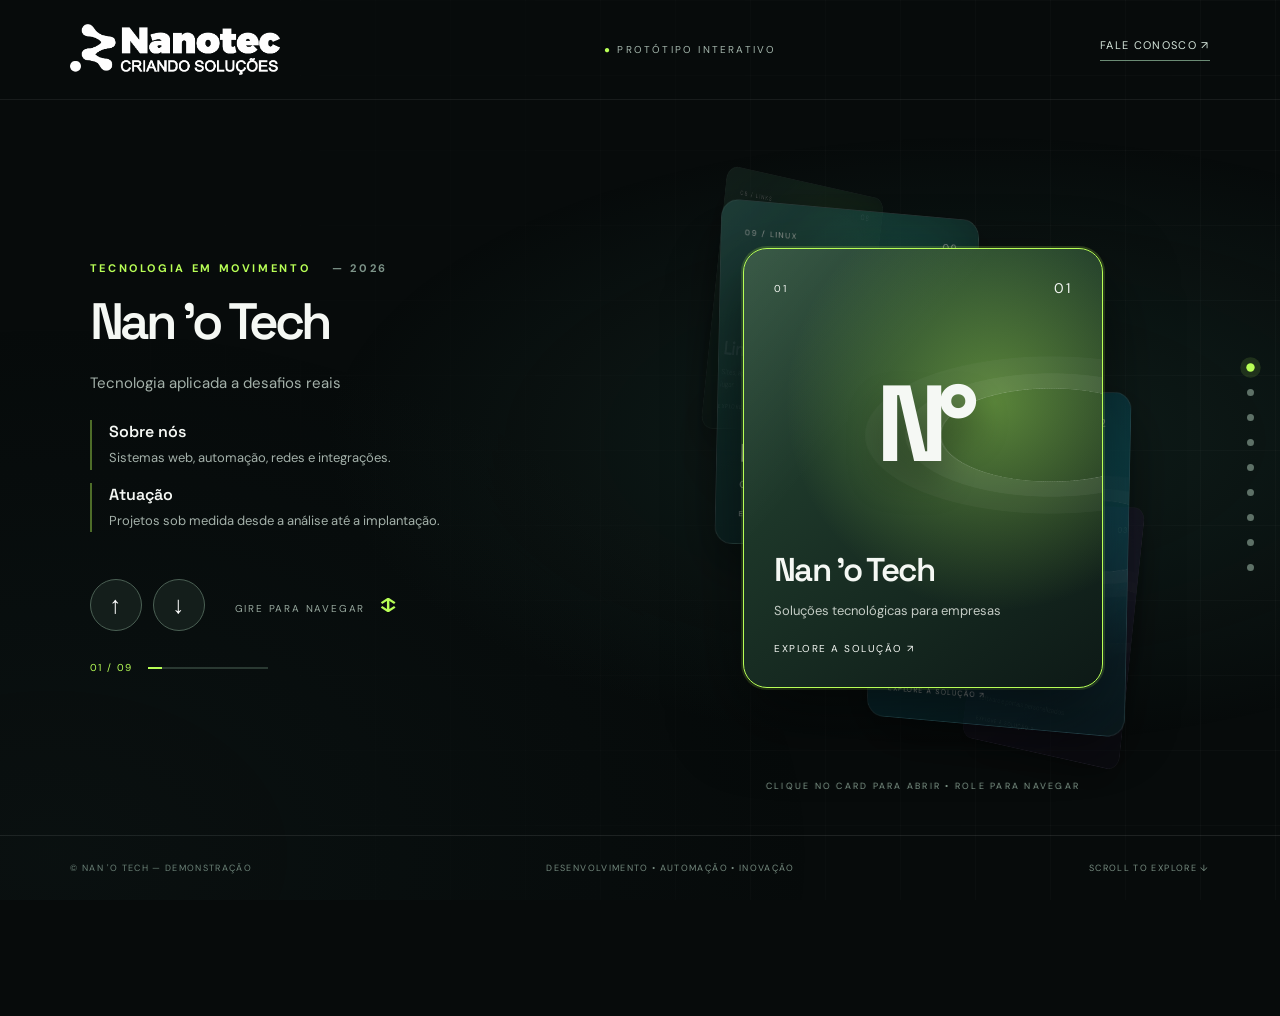
<file: index.html>
<!doctype html><html lang="pt-BR"><head><meta charset="utf-8"><meta name="viewport" content="width=device-width,initial-scale=1"><title>Nan 'o Tech | Experiência 3D — Teste</title><meta name="description" content="Protótipo de navegação 3D Nan 'o Tech"><link rel="icon" href="logo.png"><link rel="stylesheet" href="style.css"></head><body><div class="ambient"></div><header><button class="mobile-menu-toggle" id="mobileMenuToggle" type="button" aria-label="Abrir menu de serviços" aria-expanded="false" aria-controls="mobileCarousel"><span></span><span></span><span></span></button><a class="brand" href="#" aria-label="Nan o Tech início"><img src="logo.png" alt="Nan 'o Tech — Criando Soluções" class="brand-logo"></a><div class="test">● PROTÓTIPO INTERATIVO</div><a class="header-contact" href="mailto:solucoestecnologicasrenan@gmail.com">FALE CONOSCO ↗</a></header><main><div class="left"><div class="eyebrow">TECNOLOGIA EM MOVIMENTO <span>— 2026</span></div><section id="detail" class="detail" aria-live="polite"><h1 id="detailTitle">O futuro<br>está em <em>movimento.</em></h1><p class="intro" id="detailIntro">Escolha um card à direita para conhecer a solução. Use a rolagem para trocar de opção.</p><div id="detailBody" class="detail-body"></div><div id="detailLinks" class="detail-links"></div></section><div class="actions"><button id="prev" aria-label="Card anterior">↑</button><button id="next" aria-label="Próximo card">↓</button><span>GIRE PARA NAVEGAR <b>↕</b></span></div><div class="active-info"><span id="counter">01 / 09</span><div class="line"><div id="progress"></div></div><span id="currentLabel">APRESENTAÇÃO</span></div></div><div class="scene" id="mobileCarousel" aria-label="Carrossel tridimensional de serviços"><button class="mobile-close" id="mobileClose" type="button" aria-label="Fechar menu">✕</button><div class="orbit" id="orbit"></div><div class="scene-hint">CLIQUE NO CARD PARA ABRIR • ROLE PARA NAVEGAR</div></div><nav class="dots" id="dots" aria-label="Navegação dos cards"></nav></main><footer><span>© NAN 'O TECH — DEMONSTRAÇÃO</span><span>DESENVOLVIMENTO • AUTOMAÇÃO • INOVAÇÃO</span><span>SCROLL TO EXPLORE ↓</span></footer><script src="script.js"></script></body></html>
</file>
<file: style.css>
@import url('https://fonts.googleapis.com/css2?family=DM+Sans:wght@400;500;600;700&family=Space+Grotesk:wght@400;500;600;700&display=swap');:root{color-scheme:dark;--accent:#b8ff56}*{box-sizing:border-box}html,body{margin:0;min-height:100%;font-family:'DM Sans',sans-serif;background:#070b0b;color:#f5f8f4}body{overflow:hidden}.ambient{position:fixed;inset:0;pointer-events:none;background:radial-gradient(ellipse at 76% 49%,#21463c55,transparent 47%),radial-gradient(ellipse at 4% 95%,#1c373622,transparent 44%)}.ambient:after{content:'';position:absolute;inset:0;background-image:linear-gradient(#ffffff06 1px,transparent 1px),linear-gradient(90deg,#ffffff06 1px,transparent 1px);background-size:75px 75px;mask-image:linear-gradient(90deg,transparent,#000)}header{height:100px;padding:0 5.5%;display:flex;align-items:center;justify-content:space-between;position:relative;z-index:5;border-bottom:1px solid #ffffff12}.brand{display:flex;align-items:center;gap:13px;color:white;text-decoration:none;font-family:'Space Grotesk',sans-serif;font-size:18px;font-weight:700;letter-spacing:.09em}.brand-symbol{width:47px;height:47px;border:2px solid var(--accent);display:grid;place-items:center;border-radius:13px;font-size:26px;letter-spacing:-4px;color:var(--accent)}.brand-symbol span{font-size:14px;align-self:start;letter-spacing:0}.brand b{color:var(--accent)}.brand small{display:block;font-size:8px;color:#8a9a93;letter-spacing:.3em;margin-top:4px}.test{font-size:10px;color:#a5b7ad;letter-spacing:.22em}.test:first-letter{color:var(--accent)}.header-contact{color:#d6e7dc;text-decoration:none;font-size:11px;letter-spacing:.12em;border-bottom:1px solid #6b8c75;padding-bottom:8px}main{min-height:calc(100svh - 165px);display:grid;grid-template-columns:45% 50% 5%;align-items:center;position:relative;padding-left:7%}.left{position:relative;z-index:3}.eyebrow{font-size:11px;color:var(--accent);letter-spacing:.24em;font-weight:700}.eyebrow span{color:#7d9489;margin-left:16px}h1{font-family:'Space Grotesk',sans-serif;font-size:clamp(46px,5.7vw,94px);letter-spacing:-.075em;line-height:1.05;margin:26px 0 23px;font-weight:600}h1 em{font-style:normal;color:var(--accent)}.intro{max-width:420px;color:#a4b1aa;font-size:15px;line-height:1.9}.actions{display:flex;align-items:center;gap:11px;margin-top:42px}.actions button{width:52px;height:52px;background:#141e1b;color:white;border:1px solid #4b6054;border-radius:50%;font-size:24px;cursor:pointer;transition:.25s}.actions button:hover{background:var(--accent);color:#0a110c;transform:scale(1.08)}.actions span{margin-left:19px;font-size:10px;color:#98a99f;letter-spacing:.18em}.actions span b{color:var(--accent);font-size:20px;margin-left:10px}.active-info{display:flex;align-items:center;gap:16px;margin-top:76px;font-size:10px;letter-spacing:.14em;color:#a8b7ad}.active-info #counter{color:var(--accent)}.line{height:2px;width:120px;background:#2a3932}.line div{height:100%;width:16.66%;background:var(--accent);transition:width .65s}.scene{height:min(680px,72vh);position:relative;perspective:1200px;transform-style:preserve-3d;overflow:visible}.orbit{position:absolute;inset:0;transform-style:preserve-3d}.slide{position:absolute;top:50%;left:50%;width:min(360px,78%);height:440px;margin-left:-180px;margin-top:-220px;border:1px solid #ffffff30;border-radius:24px;padding:30px;display:flex;flex-direction:column;justify-content:space-between;overflow:hidden;backface-visibility:hidden;box-shadow:0 30px 70px #0008;transition:transform .75s cubic-bezier(.2,.75,.15,1),opacity .75s,filter .75s;will-change:transform,opacity;background:linear-gradient(145deg,var(--bg1),var(--bg2));}.slide:before{content:'';position:absolute;inset:0;background:radial-gradient(circle at 70% 35%,var(--glow),transparent 55%),linear-gradient(130deg,#ffffff16,transparent 35%);pointer-events:none}.slide:after{content:'';position:absolute;width:220px;height:220px;right:-60px;top:75px;border:1px solid #ffffff40;border-radius:50%;box-shadow:0 0 0 35px #ffffff0c,0 0 0 75px #ffffff08;transform:rotateX(65deg) rotate(-25deg)}.slide .top,.slide .bottom{position:relative;z-index:1}.slide .top{display:flex;justify-content:space-between;align-items:center;font-size:10px;letter-spacing:.2em}.slide .num{font-size:14px}.glyph{font-family:'Space Grotesk';font-size:108px;font-weight:700;letter-spacing:-.1em;line-height:1;text-align:center;position:relative;z-index:1;text-shadow:0 20px 35px #0005}.slide h2{font:600 33px/1.1 'Space Grotesk';letter-spacing:-.05em;margin:0 0 13px}.slide p{font-size:13px;line-height:1.6;max-width:270px;color:#eef3ecce;margin:0}.slide a{display:inline-block;margin-top:20px;color:inherit;font-size:11px;font-weight:700;text-decoration:none;border-bottom:1px solid currentColor;padding-bottom:5px}.scene-hint{position:absolute;bottom:0;left:50%;transform:translateX(-50%);font-size:9px;color:#81988b;letter-spacing:.25em;white-space:nowrap}.dots{display:flex;flex-direction:column;gap:18px;align-items:center;position:relative;z-index:5}.dots button{width:7px;height:7px;border:0;border-radius:100%;background:#5e7167;cursor:pointer;padding:0;transition:.3s}.dots button.active{background:var(--accent);box-shadow:0 0 0 5px #b8ff5620;transform:scale(1.2)}footer{height:65px;padding:0 5.5%;border-top:1px solid #ffffff18;display:flex;align-items:center;justify-content:space-between;font-size:9px;letter-spacing:.15em;color:#778c80}@media(max-width:1000px){main{padding-left:5%;grid-template-columns:48% 47% 5%}.slide{width:300px;height:400px;margin-left:-150px;margin-top:-200px}h1{font-size:clamp(40px,5vw,68px)}}@media(max-width:700px){body{overflow:auto}header{height:76px;padding:0 5%}.test,.header-contact{display:none}main{min-height:calc(100svh - 126px);display:flex;flex-direction:column;padding:30px 18px 20px}.left{width:100%}.eyebrow{font-size:9px}h1{font-size:clamp(42px,10vw,65px);margin:18px 0}.intro{font-size:13px;line-height:1.6}.actions{margin-top:20px}.actions button{width:42px;height:42px}.active-info{margin-top:25px}.scene{width:100%;height:450px;perspective:1000px}.slide{width:260px;height:340px;margin-left:-130px;margin-top:-170px;padding:23px}.glyph{font-size:65px}.slide h2{font-size:25px}.slide p{font-size:11px}.scene-hint{bottom:0}.dots{flex-direction:row;margin:18px auto 0}footer{height:50px;font-size:8px}footer span:nth-child(2),footer span:nth-child(3){display:none}}@media(prefers-reduced-motion:reduce){.slide,.line div{transition:none!important}}

/* Painel de conteúdo acionado pelo menu 3D */
.left{max-height:calc(100svh - 195px);overflow-y:auto;overscroll-behavior:contain;padding:24px 20px 24px 0;scrollbar-width:thin;scrollbar-color:#4e6a59 transparent}.detail h1{font-size:clamp(35px,4vw,64px);margin:20px 0}.detail-body{margin-top:23px;display:grid;gap:13px;max-width:510px}.detail-section{border-left:2px solid #b8ff5666;padding:1px 0 1px 17px}.detail-section h3{font:600 16px 'Space Grotesk',sans-serif;margin:0 0 5px}.detail-section p{font-size:13px;line-height:1.65;color:#a4b1aa;margin:0}.detail-links{margin-top:22px;display:flex;gap:10px;flex-wrap:wrap}.detail-cta{display:inline-flex;padding:12px 15px;background:#b8ff56;color:#101a13;border-radius:8px;text-decoration:none;font-size:11px;font-weight:800}.detail-cta.secondary{background:#20342a;color:#e9f5e9}.detail-footnote{font-size:10px;color:#789182;letter-spacing:.1em}.slide{cursor:pointer}.slide.selected{border-color:#b8ff56;box-shadow:0 30px 70px #0008,0 0 0 2px #b8ff5633}.slide:focus-visible{outline:3px solid #b8ff56;outline-offset:4px}.actions{margin-top:25px}.active-info{margin-top:30px}@media(max-width:700px){.left{max-height:none;overflow:visible;padding:0}.detail h1{font-size:36px}.detail-body{gap:10px}.detail-section p{font-size:12px}.scene{height:420px}.slide{cursor:pointer}}

/* Menu 3D retrátil exclusivo para telas pequenas */
.mobile-menu-toggle,.mobile-close{display:none}
@media(max-width:700px){
 header{justify-content:flex-start;gap:16px;position:relative;z-index:30}
 .mobile-menu-toggle{display:flex;flex-direction:column;justify-content:center;gap:5px;flex:none;width:46px;height:46px;border:1px solid #6a826c;border-radius:12px;background:#14221b;padding:12px;cursor:pointer}
 .mobile-menu-toggle span{height:2px;width:100%;background:#b8ff56;border-radius:2px}
 .brand{font-size:15px}.brand-symbol{width:39px;height:39px;font-size:22px}
 main{display:block;min-height:calc(100svh - 126px);padding:25px 22px 45px}
 .left{max-height:none;overflow:visible;width:100%;padding:0}
 .scene{display:none;position:fixed;inset:76px 0 0;width:100%;height:calc(100dvh - 76px);z-index:25;background:radial-gradient(ellipse at 50% 40%,#183b30,#070b0b 75%);perspective:950px;overflow:hidden}
 body.menu-open{overflow:hidden}
 body.menu-open .scene{display:block}
 .orbit{inset:0 0 70px}
 .slide{top:48%;width:min(270px,72vw);height:min(360px,65vh);margin-left:0;margin-top:0;translate:-50% -50%;padding:22px}
 .scene-hint{bottom:24px;width:90%;text-align:center;white-space:normal;line-height:1.5}
 .mobile-close{display:grid;place-items:center;position:absolute;right:20px;top:16px;z-index:30;width:42px;height:42px;background:#1c3024;border:1px solid #7c9c7d;border-radius:50%;color:white;font-size:19px;cursor:pointer}
 .dots{display:none}.actions{display:none}.active-info{margin-top:28px}
 .detail h1{font-size:clamp(35px,9vw,52px)}.detail-section p{font-size:14px}
 footer{position:relative}
}

/* Biblioteca de comandos */
.command-library{display:grid;gap:12px;width:100%;max-width:590px}.command-library label{font-size:12px;color:#a5b4ab}.command-library input{background:#10231d;border:1px solid #42634f;border-radius:9px;padding:13px;color:white;width:100%}.command-category{border:1px solid #345144;border-radius:10px;background:#102019;overflow:hidden}.command-category summary{cursor:pointer;padding:14px 16px;font-weight:700;color:#d8ffcb}.command-category summary small{float:right;color:#9cad9e;font-weight:400}.command-items{padding:8px 13px;display:grid;gap:12px}.command-item{padding:12px;background:#162a20;border-radius:8px;min-width:0}.command-item h4{margin:0 0 6px;font-size:14px}.command-item p{color:#b6c6ba;font-size:12px;line-height:1.5;margin:5px 0}.command-code{display:flex;gap:7px;align-items:center;justify-content:space-between;background:#081510;border-radius:6px;padding:9px}.command-code code{white-space:pre-wrap;overflow-wrap:anywhere;color:#8df6bd;font-size:12px}.command-code button{border:1px solid #3b7357;background:#20422f;color:white;border-radius:6px;padding:8px;cursor:pointer;flex-shrink:0}.command-item[hidden],.command-category[hidden]{display:none}.command-note{border-left:2px solid #e6ba62;padding-left:8px}

.brand-logo{display:block;width:min(210px,44vw);max-height:58px;object-fit:contain}
</file>
